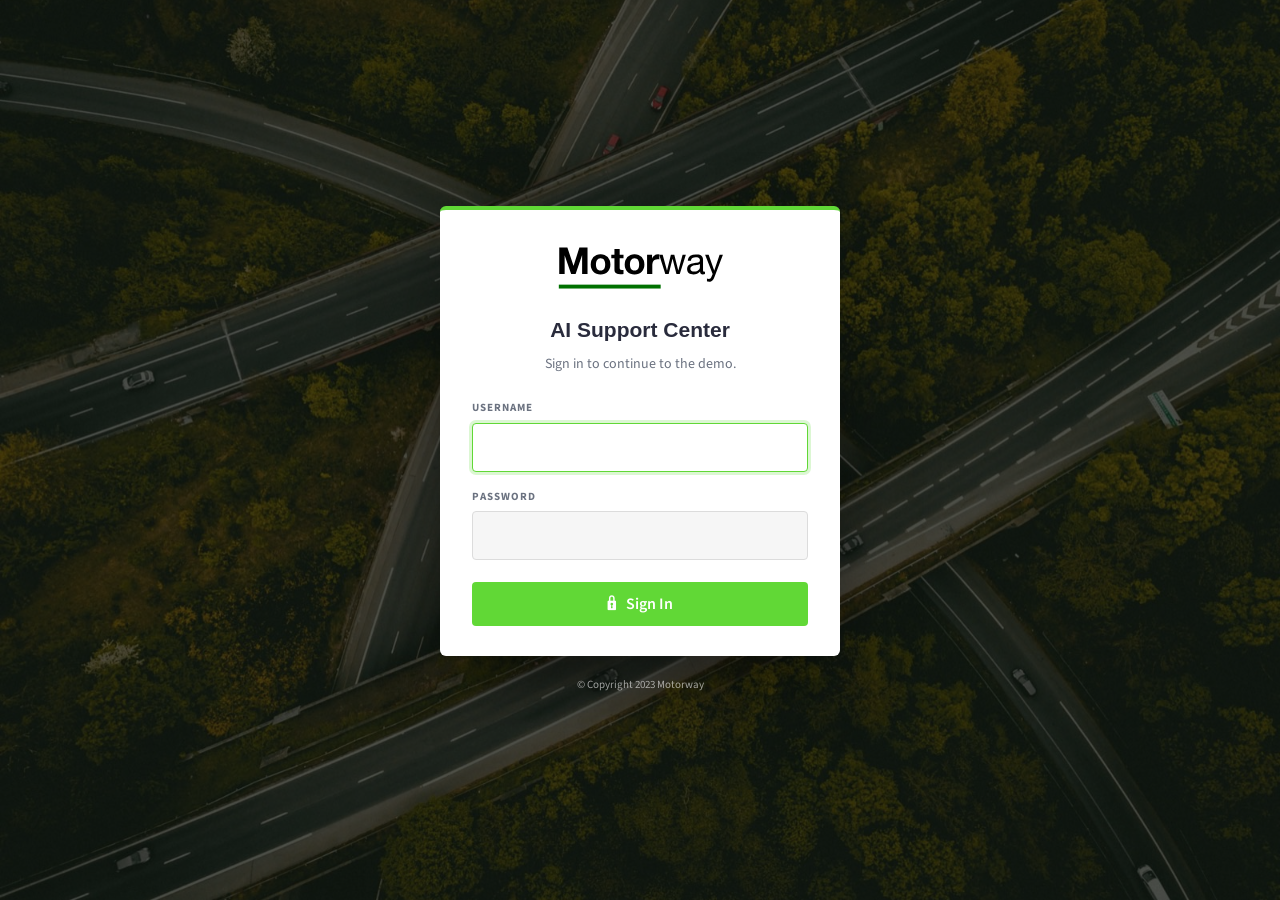
<file: login.html>
<!doctype html>
<html lang="en">
  <head>
    <meta charset="UTF-8" />
    <meta name="viewport" content="width=device-width, initial-scale=1.0" />
    <title>Sign in — Motorway AI Support</title>
    <meta name="robots" content="noindex, nofollow" />
    <link
      rel="icon"
      href="data:image/svg+xml,<svg xmlns='http://www.w3.org/2000/svg' viewBox='0 0 100 100'><text y='.9em' font-size='90'>📞</text></svg>"
    />
    <link rel="preconnect" href="https://fonts.googleapis.com" />
    <link rel="preconnect" href="https://fonts.gstatic.com" crossorigin />
    <link
      href="https://fonts.googleapis.com/css2?family=Source+Sans+3:wght@400;500;600;700&display=swap"
      rel="stylesheet"
    />
    <link rel="stylesheet" href="style.css" />
  </head>

  <body class="gate-body">
    <main class="gate">
      <div class="gate__panel">
        <img src="motorway-logo.svg" alt="Motorway" class="gate__logo" />

        <h1 class="gate__title">AI Support Center</h1>
        <p class="gate__sub">Sign in to continue to the demo.</p>

        <p class="gate__error" id="gate-error" role="alert" hidden>
          That username and password combination wasn't recognised.
        </p>

        <form class="gate__form" method="POST" action="/api/login">
          <label>
            <span class="gate__label">Username</span>
            <input
              class="gate__input"
              type="text"
              name="username"
              autocomplete="username"
              autocapitalize="none"
              spellcheck="false"
              required
              autofocus
            />
          </label>

          <label>
            <span class="gate__label">Password</span>
            <input
              class="gate__input"
              type="password"
              name="password"
              autocomplete="current-password"
              required
            />
          </label>

          <button class="btn btn--green gate__submit" type="submit">
            <span class="btn__icon">🔒</span>
            <span>Sign In</span>
          </button>
        </form>
      </div>

      <p class="gate__footer">© Copyright 2023 Motorway</p>
    </main>

    <script>
      // The gate redirects back here with ?e=1 on a failed attempt.
      if (location.search.indexOf("e=1") !== -1) {
        document.getElementById("gate-error").hidden = false;
        history.replaceState(null, "", location.pathname);
      }
    </script>
  </body>
</html>
</file>
<file: style.css>
/* ══════════════════════════════════════════════════════════════════════════
   Motorway — theme replicated from motorway.software.
   Values below were read from that site's computed styles, not eyeballed.
   ══════════════════════════════════════════════════════════════════════════ */

*,
*::before,
*::after {
  box-sizing: border-box;
  margin: 0;
  padding: 0;
}

:root {
  --green: #61d836; /* rgb(97,216,54) — accent, buttons, underlines */
  --green-dark: #4fbb28;
  --ink: #292b3c; /* rgb(41,43,60)  — headings                   */
  --text: #374151; /* rgb(55,65,81)  — body                       */
  --grey: #ebebeb; /* rgb(235,235,235) — alternating bands        */
  --line: #dcdcdc;
  --white: #ffffff;

  --display: "Helvetica Neue", Helvetica, Arial, sans-serif;
  --body: "Source Sans 3", -apple-system, BlinkMacSystemFont, sans-serif;

  --shell: 1240px;
}

body {
  font-family: var(--body);
  font-size: 16px;
  line-height: 1.6;
  color: var(--text);
  background: var(--white);
  -webkit-font-smoothing: antialiased;
}

.shell {
  width: 100%;
  max-width: var(--shell);
  margin: 0 auto;
  padding: 0 28px;
}

/* Short green rule under a section heading — the site's signature device. */
.h-section {
  font-family: var(--display);
  font-size: 38px;
  line-height: 1.2;
  font-weight: 800;
  color: var(--ink);
  text-transform: capitalize;
  padding-bottom: 14px;
  position: relative;
}

.h-section::after {
  content: "";
  position: absolute;
  left: 0;
  bottom: 0;
  width: 74px;
  height: 4px;
  background: var(--green);
}

.h-section--center {
  text-align: center;
}

.h-section--center::after {
  left: 50%;
  transform: translateX(-50%);
}

/* ── HEADER ─────────────────────────────────────────────────────────────── */
.header {
  position: absolute;
  inset: 0 0 auto;
  z-index: 20;
}

.header__inner {
  display: flex;
  align-items: center;
  justify-content: space-between;
  gap: 24px;
  padding-top: 22px;
  padding-bottom: 22px;
}

.header__logo img {
  width: 180px;
  height: auto;
  display: block;
}

.nav {
  display: flex;
  align-items: center;
  gap: 30px;
}

.nav__link {
  font-size: 16px;
  font-weight: 400;
  color: var(--white);
  text-decoration: none;
  white-space: nowrap;
  transition: color 0.2s;
}

.nav__link:hover,
.nav__link:focus-visible {
  color: var(--green);
}

.nav__cta {
  margin-left: 6px;
}

/* ── HERO ───────────────────────────────────────────────────────────────── */
.hero {
  position: relative;
  min-height: 632px;
  display: flex;
  align-items: center;
  justify-content: center;
  text-align: center;
  background: #1d2016 url("hero.jpg") center / cover no-repeat;
  padding: 150px 0 90px;
}

/* The live hero runs the photograph almost clean; this only deepens it enough
   to hold the status line and keep the white type off the brightest foliage. */
.hero::before {
  content: "";
  position: absolute;
  inset: 0;
  background: rgba(12, 18, 10, 0.42);
}

.hero__inner {
  position: relative;
}

.hero__heading {
  font-family: var(--display);
  font-size: 48px;
  line-height: 1.2;
  font-weight: 500;
  text-transform: uppercase;
  color: var(--white);
}

/* Green rule under selected words, exactly as the live headline sets it. */
.u {
  position: relative;
  white-space: nowrap;
}

.u::after {
  content: "";
  position: absolute;
  left: 0;
  right: 0;
  bottom: -6px;
  height: 4px;
  background: var(--green);
}

.hero__sub {
  font-size: 18px;
  font-weight: 500;
  line-height: 1.42;
  color: var(--white);
  margin-top: 20px;
}

.hero__actions {
  display: flex;
  gap: 14px;
  justify-content: center;
  flex-wrap: wrap;
  margin-top: 30px;
}

/* ── BUTTONS ────────────────────────────────────────────────────────────── */
.btn {
  display: inline-flex;
  align-items: center;
  gap: 9px;
  font-family: var(--body);
  font-size: 16px;
  font-weight: 600;
  line-height: 1;
  padding: 14px 24px;
  border-radius: 4px;
  border: none;
  cursor: pointer;
  text-decoration: none;
  transition: background 0.2s, color 0.2s, opacity 0.2s, transform 0.1s;
}

.btn:active {
  transform: scale(0.98);
}

.btn--green {
  background: var(--green);
  color: var(--white);
}

.btn--green:hover,
.btn--green:focus-visible {
  background: var(--green-dark);
}

.btn--green:disabled {
  opacity: 0.6;
  cursor: not-allowed;
}

.btn--white {
  background: var(--white);
  color: var(--green);
}

.btn--white:hover,
.btn--white:focus-visible {
  background: #f1f1f1;
}

.btn--danger {
  background: #d64545;
  color: var(--white);
}

.btn--danger:hover {
  background: #b93a3a;
}

.btn__icon {
  font-size: 16px;
}

/* ── STATUS PILL ────────────────────────────────────────────────────────── */
.status-pill {
  display: inline-flex;
  align-items: center;
  gap: 7px;
  margin-top: 22px;
  background: rgba(255, 255, 255, 0.14);
  border: 1px solid rgba(255, 255, 255, 0.3);
  border-radius: 20px;
  padding: 6px 16px;
  font-size: 11px;
  font-weight: 600;
  letter-spacing: 0.03em;
  color: var(--white);
  backdrop-filter: blur(4px);
}

.status-pill__dot {
  width: 8px;
  height: 8px;
  border-radius: 50%;
  background: #94a3b8;
  display: inline-block;
  transition: background 0.3s;
}

.status-pill__dot--connecting {
  background: #fbbf24;
}
.status-pill__dot--active {
  background: var(--green);
  animation: pulse 1.5s infinite;
}
.status-pill__dot--error {
  background: #ef4444;
}

@keyframes pulse {
  0%,
  100% {
    opacity: 1;
  }
  50% {
    opacity: 0.4;
  }
}

/* ── BELIEF BAND ────────────────────────────────────────────────────────── */
.band {
  background: var(--grey);
  padding: 76px 0;
  text-align: center;
}

.band__heading {
  font-family: var(--display);
  font-size: 28px;
  line-height: 1.2;
  font-weight: 800;
  color: #000;
  max-width: 44ch;
  margin: 0 auto;
}

.band__copy {
  margin: 18px auto 0;
  max-width: 76ch;
  font-size: 15px;
}

/* ── SPLIT (overview) ───────────────────────────────────────────────────── */
.split {
  padding: 86px 0;
}

.split__inner {
  display: grid;
  grid-template-columns: 1fr 1fr;
  gap: 64px;
  align-items: center;
}

.split__media img {
  width: 100%;
  height: 100%;
  max-height: 420px;
  object-fit: cover;
  border-radius: 4px;
  display: block;
}

.split__body p {
  margin-top: 18px;
  font-size: 15px;
}

/* ── PROSE ──────────────────────────────────────────────────────────────── */
.prose {
  padding: 0 0 86px;
}

.prose p {
  margin-top: 18px;
  max-width: 62ch;
  font-size: 15px;
}

/* ── BENEFITS ───────────────────────────────────────────────────────────── */
.benefits {
  background: var(--grey);
  padding: 76px 0;
}

.grid3 {
  list-style: none;
  display: grid;
  grid-template-columns: repeat(3, 1fr);
  gap: 42px 48px;
  margin-top: 44px;
}

.grid3 h3 {
  font-family: var(--body);
  font-size: 16px;
  font-weight: 700;
  color: var(--ink);
  padding-top: 14px;
  border-top: 3px solid var(--green);
}

.grid3 p {
  margin-top: 8px;
  font-size: 14px;
}

.grid3--plain {
  margin-top: 44px;
}

.grid3--plain h3 {
  border-top: 0;
  padding-top: 0;
  font-size: 19px;
  font-weight: 700;
  margin-bottom: 14px;
}

/* ── FULL CONTROL CARDS ─────────────────────────────────────────────────── */
.control {
  padding: 86px 0;
}

.cards {
  list-style: none;
  display: grid;
  grid-template-columns: repeat(3, 1fr);
  gap: 28px;
  margin-top: 44px;
}

.card {
  background: var(--white);
  border: 1px solid var(--line);
  border-radius: 6px;
  padding: 30px 26px;
  box-shadow: 0 10px 26px -18px rgba(0, 0, 0, 0.4);
  transition: transform 0.25s, box-shadow 0.25s;
}

.card:hover {
  transform: translateY(-4px);
  box-shadow: 0 18px 34px -18px rgba(0, 0, 0, 0.45);
}

.card h3 {
  font-family: var(--display);
  font-size: 21px;
  font-weight: 800;
  line-height: 1.25;
  color: var(--ink);
}

.card p {
  margin-top: 12px;
  font-size: 14px;
}

/* ── OPERATIONS / REPORTING ─────────────────────────────────────────────── */
.ops {
  padding: 0 0 86px;
}

.ops__grid {
  display: grid;
  grid-template-columns: 1fr 1fr;
  gap: 48px 64px;
  margin-top: 44px;
}

.ops__col h3,
.reporting h3 {
  font-size: 19px;
  font-weight: 700;
  color: var(--ink);
  padding-bottom: 12px;
  border-bottom: 1px solid var(--line);
  margin-bottom: 14px;
}

.ticks {
  list-style: none;
}

.ticks li {
  position: relative;
  padding-left: 20px;
  font-size: 14px;
  line-height: 1.9;
}

.ticks li::before {
  content: "›";
  position: absolute;
  left: 0;
  top: -1px;
  color: var(--green);
  font-weight: 700;
}

.reporting {
  background: var(--grey);
  padding: 76px 0;
}

/* ── SETUP ──────────────────────────────────────────────────────────────── */
.setup {
  padding: 86px 0;
}

.setup__inner {
  display: grid;
  grid-template-columns: 1.1fr 1fr;
  gap: 64px;
  align-items: center;
}

.setup__body p {
  margin-top: 18px;
  font-size: 15px;
}

/* Hub-and-spoke diagram, standing in for the live site's illustration. */
.setup__diagram {
  position: relative;
  width: 100%;
  max-width: 420px;
  min-height: 340px;
  aspect-ratio: 1 / 1;
  margin: 0 auto;
  display: grid;
  place-items: center;
}

.hub {
  width: 44%;
  aspect-ratio: 1;
  border-radius: 50%;
  background: var(--green);
  color: var(--white);
  font-family: var(--display);
  font-size: 22px;
  font-weight: 800;
  display: grid;
  place-items: center;
}

.spoke {
  position: absolute;
  font-size: 13px;
  font-weight: 600;
  color: var(--ink);
  white-space: nowrap;
}

.spoke::before {
  content: "";
  position: absolute;
  top: 50%;
  width: 26px;
  height: 1px;
  background: var(--line);
}

.spoke--1 { top: 14%; left: 0; }
.spoke--1::before { right: -22px; }
.spoke--2 { top: 14%; right: 0; }
.spoke--2::before { left: -22px; }
.spoke--3 { top: 50%; right: 0; transform: translateY(-50%); }
.spoke--3::before { left: -22px; }
.spoke--4 { bottom: 16%; right: 0; }
.spoke--4::before { left: -22px; }
.spoke--5 { bottom: 16%; left: 0; max-width: 90px; white-space: normal; line-height: 1.35; }
.spoke--5::before { right: -22px; top: 45%; }

/* ── FOOTER ─────────────────────────────────────────────────────────────── */
.footer {
  background: var(--grey);
  padding: 58px 0 0;
}

.footer__inner {
  display: grid;
  grid-template-columns: 2fr 1fr 1fr;
  gap: 40px;
}

.footer__brand {
  max-width: 260px;
}

.footer__logo {
  width: 170px;
  height: auto;
  display: block;
  filter: invert(1) hue-rotate(180deg);
}

.footer__tag {
  margin-top: 12px;
  font-size: 14px;
  font-weight: 600;
  color: var(--ink);
}

.footer__tag .u::after {
  bottom: -2px;
  height: 2px;
}

.footer__col h4 {
  font-size: 16px;
  font-weight: 700;
  color: var(--ink);
  margin-bottom: 12px;
}

.footer__col a {
  display: block;
  font-size: 14px;
  color: var(--text);
  text-decoration: none;
  padding: 3px 0;
}

.footer__col a:hover,
.footer__col a:focus-visible {
  color: var(--green);
}

.footer__base {
  margin-top: 46px;
  padding: 16px 0;
  border-top: 1px solid var(--line);
  font-size: 12px;
}

/* Vapi's own floating button — we drive calls from the hero instead. */
.vapi-btn {
  display: none !important;
}

/* ══════════════════════════════════════════════════════════════════════════
   ACCESS GATE (login.html)
   ══════════════════════════════════════════════════════════════════════════ */
.gate-body {
  background: #1d2016 url("hero.jpg") center / cover no-repeat fixed;
}

.gate {
  min-height: 100vh;
  display: flex;
  flex-direction: column;
  align-items: center;
  justify-content: center;
  gap: 20px;
  padding: 32px 20px;
  position: relative;
}

.gate::before {
  content: "";
  position: absolute;
  inset: 0;
  background: rgba(10, 16, 8, 0.72);
}

.gate__panel {
  position: relative;
  width: min(400px, 100%);
  background: var(--white);
  border-top: 4px solid var(--green);
  border-radius: 6px;
  padding: 34px 32px 30px;
  box-shadow: 0 30px 70px -20px rgba(0, 0, 0, 0.6);
  text-align: center;
}

.gate__logo {
  width: 170px;
  height: auto;
  display: block;
  margin: 0 auto 22px;
  filter: invert(1) hue-rotate(180deg);
}

.gate__title {
  font-family: var(--display);
  font-size: 21px;
  font-weight: 800;
  color: var(--ink);
}

.gate__sub {
  margin-top: 6px;
  font-size: 14px;
  color: #6b7280;
}

.gate__error {
  margin-top: 18px;
  padding: 10px 12px;
  border: 1px solid #f0b4b4;
  border-radius: 4px;
  background: #fdf1f1;
  font-size: 12.5px;
  font-weight: 600;
  line-height: 1.5;
  color: #a52222;
  text-align: left;
}

.gate__form {
  display: flex;
  flex-direction: column;
  gap: 16px;
  margin-top: 24px;
  text-align: left;
}

.gate__label {
  display: block;
  margin-bottom: 6px;
  font-size: 11px;
  font-weight: 700;
  letter-spacing: 0.09em;
  text-transform: uppercase;
  color: #6b7280;
}

.gate__input {
  width: 100%;
  padding: 13px 14px;
  font-family: inherit;
  font-size: 15px;
  color: var(--text);
  background: #f6f6f6;
  border: 1px solid var(--line);
  border-radius: 4px;
  transition: border-color 0.2s, background 0.2s, box-shadow 0.2s;
}

.gate__input:hover {
  border-color: #bdbdbd;
}

.gate__input:focus {
  outline: none;
  background: var(--white);
  border-color: var(--green);
  box-shadow: 0 0 0 3px rgba(97, 216, 54, 0.22);
}

/* Chrome paints its own autofill background — repaint it via a long inset shadow. */
.gate__input:-webkit-autofill,
.gate__input:-webkit-autofill:hover,
.gate__input:-webkit-autofill:focus {
  -webkit-text-fill-color: var(--text);
  -webkit-box-shadow: 0 0 0 1000px #f6f6f6 inset;
  caret-color: var(--text);
}

.gate__submit {
  margin-top: 6px;
  justify-content: center;
  width: 100%;
}

.gate__footer {
  position: relative;
  font-size: 11px;
  color: rgba(255, 255, 255, 0.6);
}

/* ── FOCUS ──────────────────────────────────────────────────────────────── */
a:focus-visible,
button:focus-visible {
  outline: 2px solid var(--green);
  outline-offset: 3px;
}

/* ── RESPONSIVE ─────────────────────────────────────────────────────────── */
@media (max-width: 1080px) {
  .nav {
    gap: 20px;
  }
  .nav__link {
    font-size: 15px;
  }
  .ops__grid,
  .split__inner,
  .setup__inner {
    grid-template-columns: 1fr;
    gap: 40px;
  }
  .grid3,
  .cards {
    grid-template-columns: repeat(2, 1fr);
  }
}

@media (max-width: 860px) {
  .nav__link {
    display: none;
  }
  .hero {
    min-height: 540px;
    padding-top: 130px;
  }
  .hero__heading {
    font-size: 34px;
  }
  .band__heading {
    font-size: 23px;
  }
  .h-section {
    font-size: 29px;
  }
  .footer__inner {
    grid-template-columns: 1fr 1fr;
  }
}

@media (max-width: 600px) {
  .shell {
    padding: 0 18px;
  }
  .header__logo img {
    width: 150px;
  }
  .grid3,
  .cards,
  .footer__inner {
    grid-template-columns: 1fr;
  }
  .hero__heading {
    font-size: 28px;
  }
  .hero__actions .btn {
    width: 100%;
    justify-content: center;
  }
  .split,
  .control,
  .setup {
    padding: 58px 0;
  }
}

@media (prefers-reduced-motion: reduce) {
  *,
  *::before,
  *::after {
    animation-duration: 0.01ms !important;
    animation-iteration-count: 1 !important;
    transition-duration: 0.01ms !important;
  }
}
</file>
